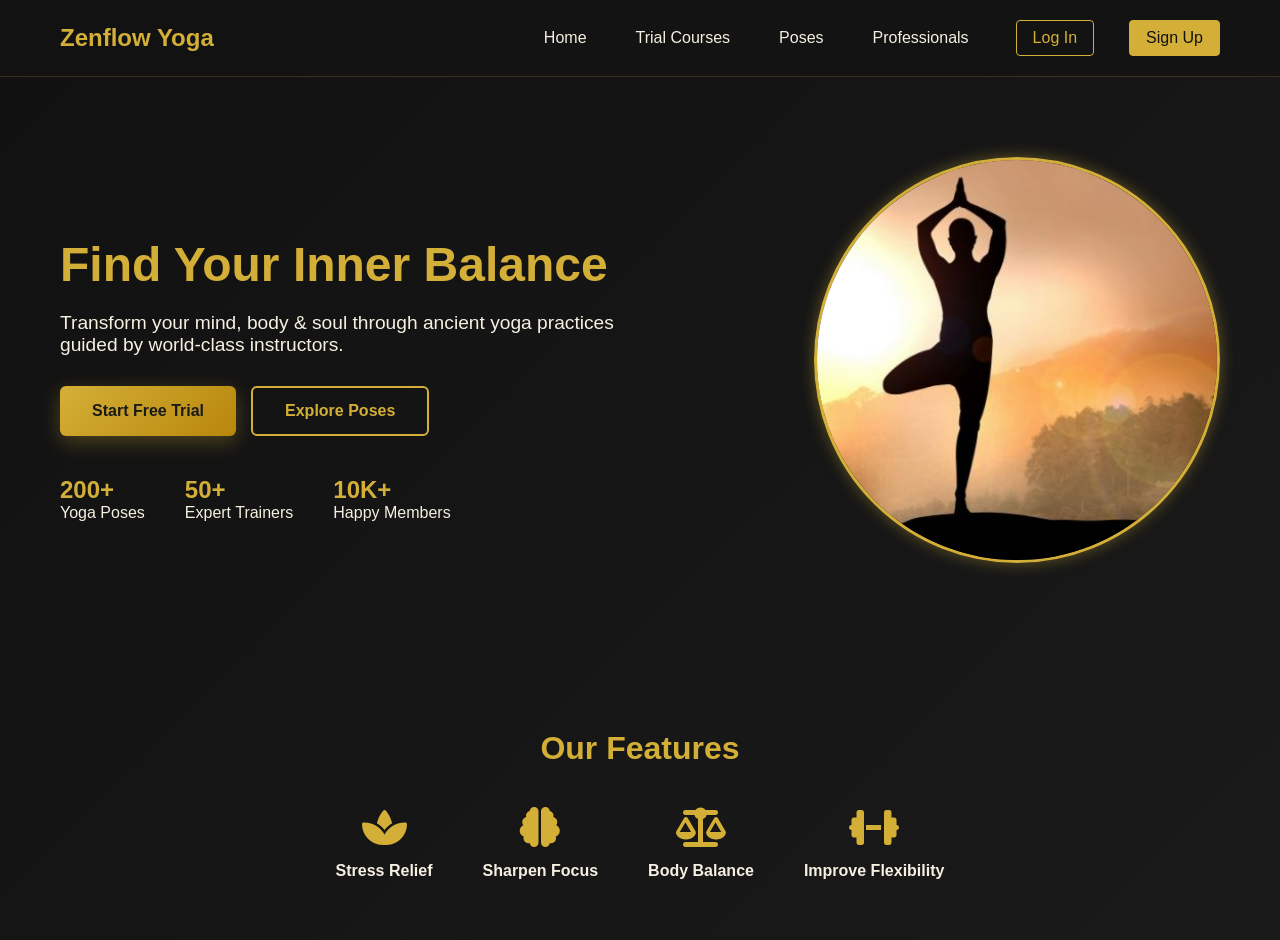
<file: index.html>
<!DOCTYPE html>
<html lang="en">
<head>
  <meta charset="UTF-8">
  <meta name="viewport" content="width=device-width, initial-scale=1.0">
  <title>Zenflow Yoga</title>
  <link rel="stylesheet" href="style.css">
  <!-- Font Awesome CDN -->
  <link rel="stylesheet" href="https://cdnjs.cloudflare.com/ajax/libs/font-awesome/6.5.0/css/all.min.css">
</head>
<body>
  <!-- Header -->
  <header class="navbar">
    <div class="logo">Zenflow Yoga</div>
    <nav class="nav-menu">
      <a href="index.html" class="nav-link">Home</a>
      <a href="trial-courses.html" class="nav-link">Trial Courses</a>
      <a href="poses.html" class="nav-link">Poses</a>
      <a href="trainers.html" class="nav-link">Professionals</a>
      <a href="login.html" class="nav-btn">Log In</a>
      <a href="signup.html" class="nav-btn signup">Sign Up</a>
    </nav>
  </header>

  <!-- Hero Section -->
  <section class="hero">
    <div class="hero-text">
      <h1>Find Your Inner Balance</h1>
      <p>Transform your mind, body & soul through ancient yoga practices guided by world-class instructors.</p>
      <div class="cta-buttons">
        <a href="trial-courses.html" class="cta primary">Start Free Trial</a>
        <a href="poses.html" class="cta secondary">Explore Poses</a>
      </div>
      <div class="stats">
        <div><strong>200+</strong><br>Yoga Poses</div>
        <div><strong>50+</strong><br>Expert Trainers</div>
        <div><strong>10K+</strong><br>Happy Members</div>
      </div>
    </div>
    <div class="hero-graphic">
      <div class="circle">
        <img src="yoga.JPG" alt="Yoga Pose" class="yoga-img">
      </div>
    </div>
  </section>

  <!-- Features Section -->
  <section class="features">
    <h2>Our Features</h2>
    <div class="icons">
      <div class="ico">
        <i class="fas fa-spa"></i>
        <h4>Stress Relief</h4>
      </div>
      <div class="ico">
        <i class="fas fa-brain"></i>
        <h4>Sharpen Focus</h4>
      </div>
      <div class="ico">
        <i class="fas fa-balance-scale"></i>
        <h4>Body Balance</h4>
      </div>
      <div class="ico">
        <i class="fas fa-dumbbell"></i>
        <h4>Improve Flexibility</h4>
      </div>
    </div>
  </section>

</body>
</html>
</file>
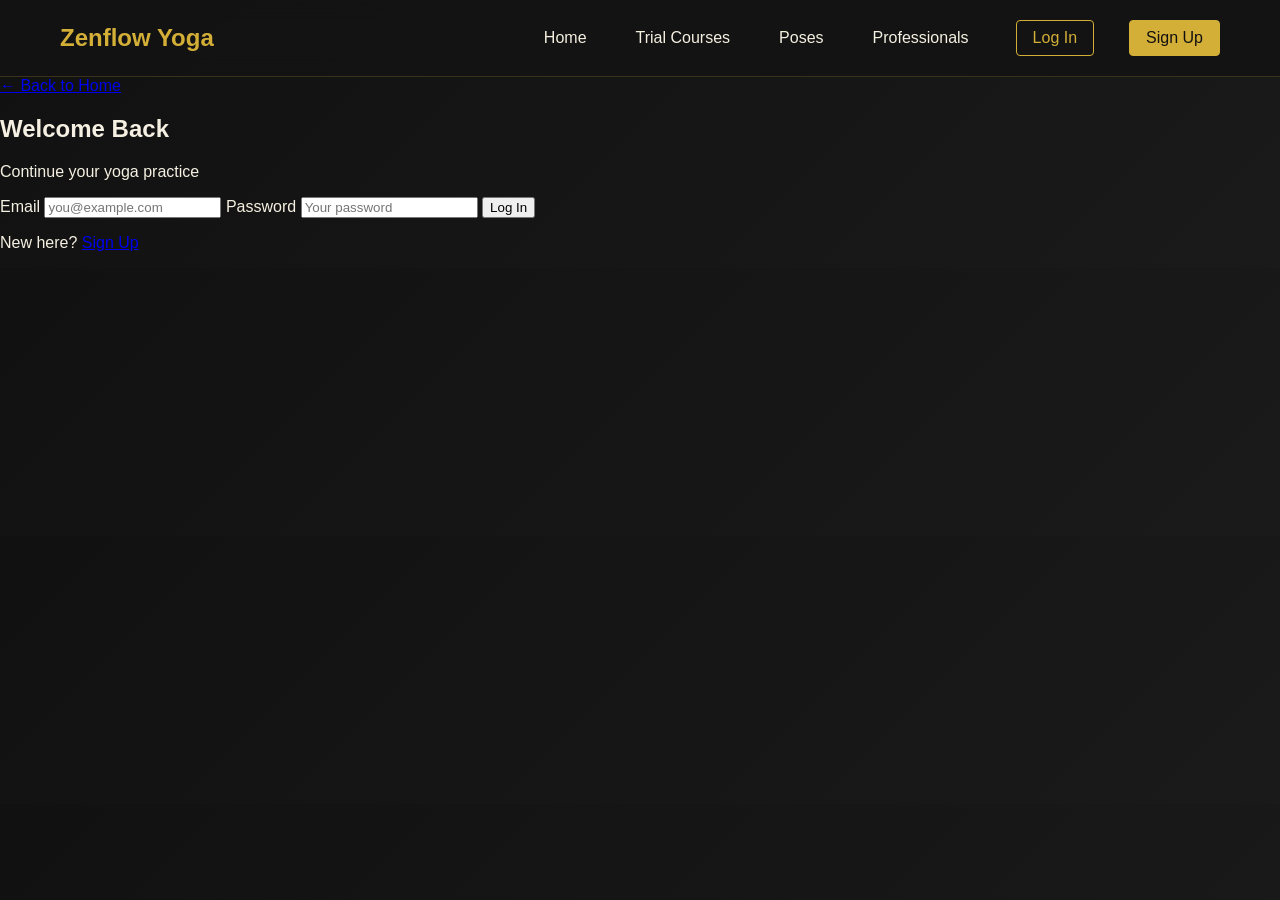
<file: login.html>
<!DOCTYPE html>
<html lang="en">
<head>
  <meta charset="UTF-8">
  <meta name="viewport" content="width=device-width, initial-scale=1.0">
  <title>Log In - Zenflow Yoga</title>
  <link rel="stylesheet" href="style.css">
</head>
<body>
  <header class="navbar">
    <div class="logo">Zenflow Yoga</div>
    <nav class="nav-menu">
      <a href="index.html" class="nav-link">Home</a>
      <a href="trial-courses.html" class="nav-link">Trial Courses</a>
      <a href="poses.html" class="nav-link">Poses</a>
      <a href="trainers.html" class="nav-link">Professionals</a>
      <a href="login.html" class="nav-btn">Log In</a>
      <a href="signup.html" class="nav-btn signup">Sign Up</a>
    </nav>
  </header>

  <div class="login-container">
    <div class="login-box">
      <a href="index.html" class="back-link">← Back to Home</a>
      <h2>Welcome Back</h2>
      <p class="subtext">Continue your yoga practice</p>
      <form class="login-form">
        <label for="email">Email</label>
        <input type="email" id="email" placeholder="you@example.com" required>

        <label for="password">Password</label>
        <input type="password" id="password" placeholder="Your password" required>

        <button type="submit" class="login-btn">Log In</button>
      </form>
      <p class="signup-text">New here? <a href="signup.html">Sign Up</a></p>
    </div>
  </div>
</body>
</html>
</file>
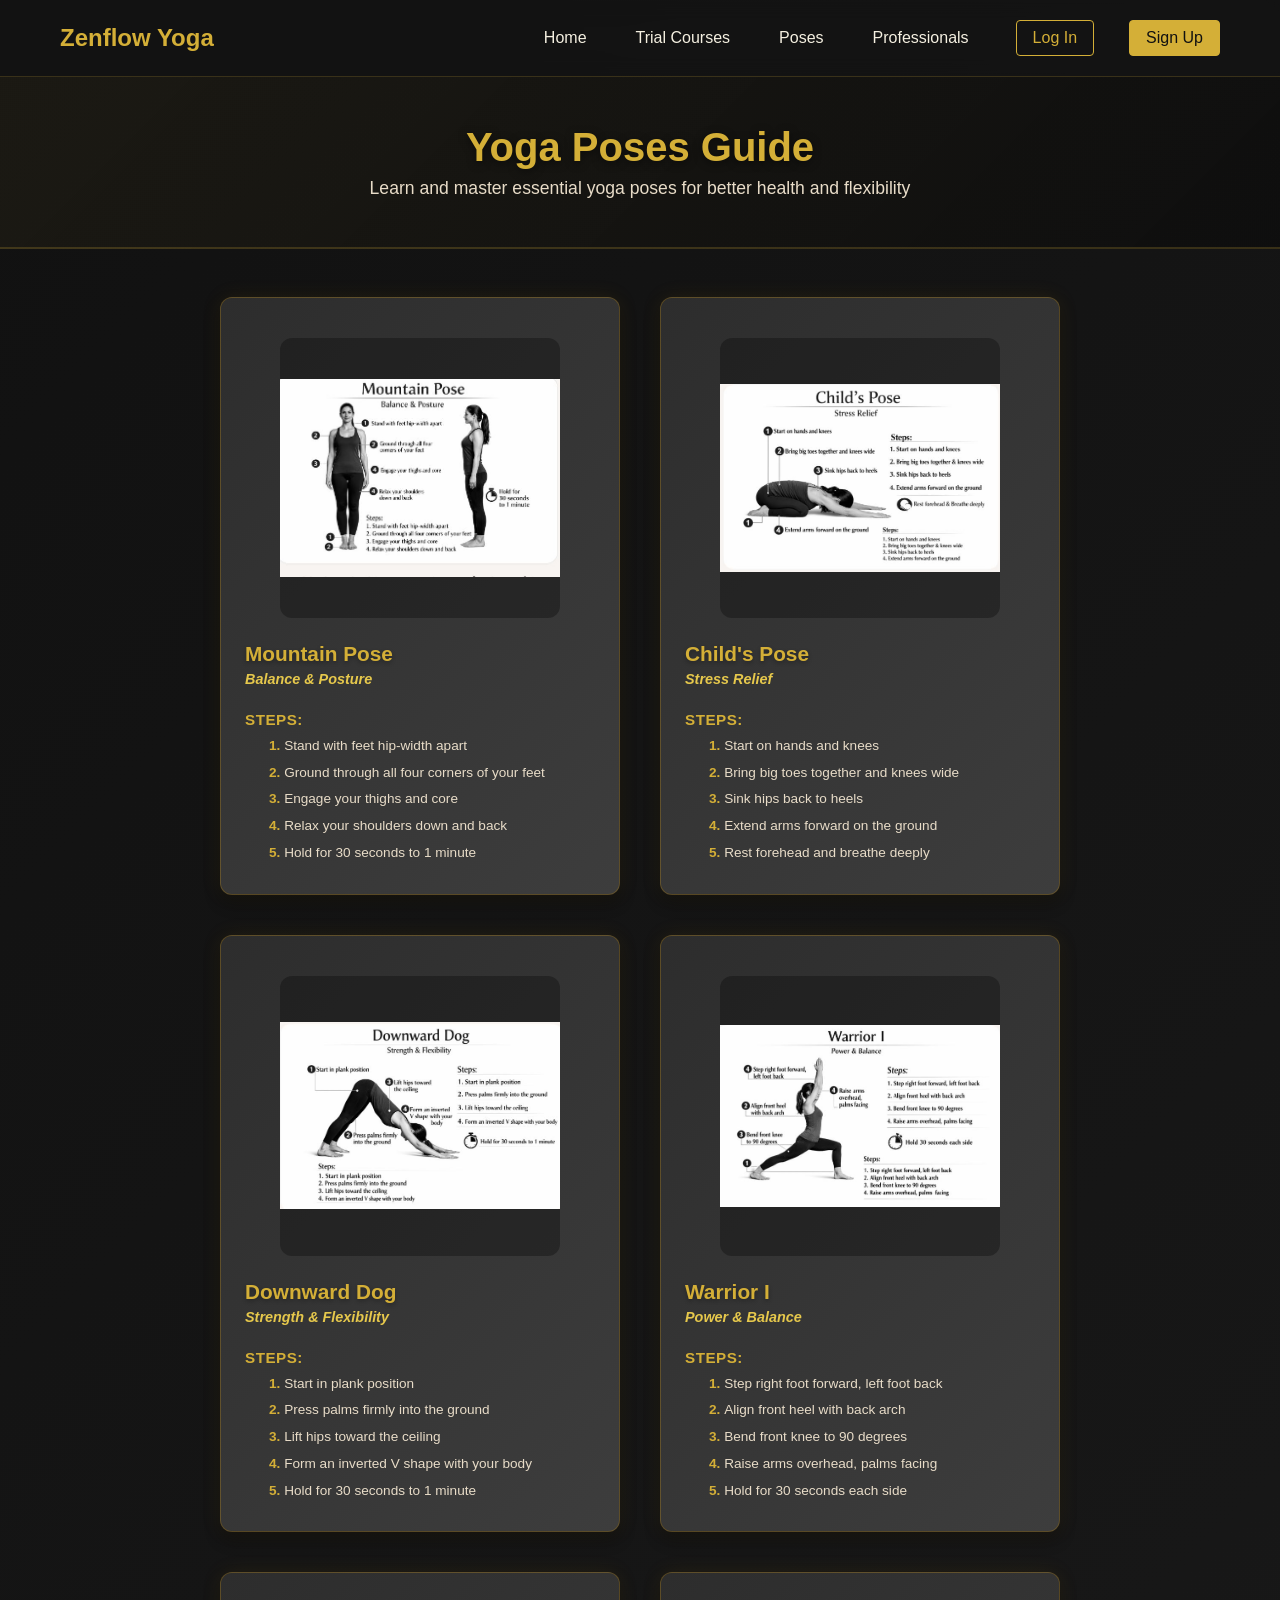
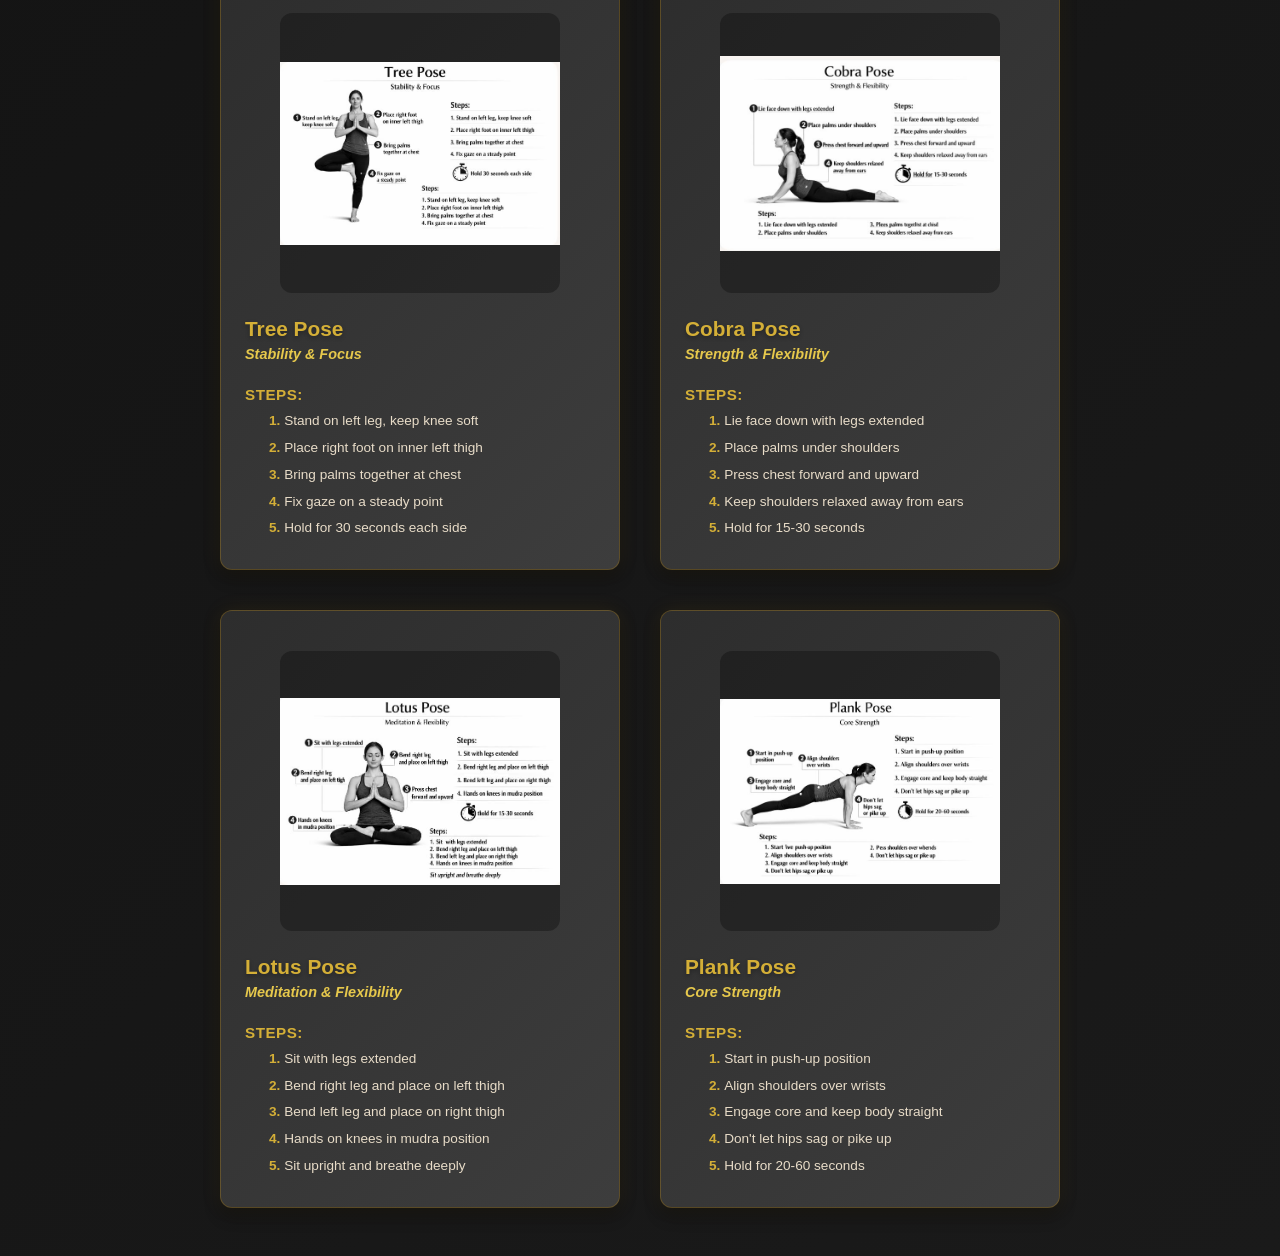
<file: poses.html>
<!DOCTYPE html>
<html lang="en">
<head>
  <meta charset="UTF-8">
  <meta name="viewport" content="width=device-width, initial-scale=1.0">
  <title>Zenflow Yoga - Yoga Poses</title>
  <link href="https://fonts.googleapis.com/css2?family=Poppins:wght@400;600&display=swap" rel="stylesheet">
  <link rel="stylesheet" href="style.css">
</head>
<body>
  <header class="navbar">
    <div class="logo">Zenflow Yoga</div>
    <nav class="nav-menu">
      <a href="index.html" class="nav-link">Home</a>
      <a href="trial-courses.html" class="nav-link">Trial Courses</a>
      <a href="poses.html" class="nav-link">Poses</a>
      <a href="trainers.html" class="nav-link">Professionals</a>
      <a href="login.html" class="nav-btn">Log In</a>
      <a href="signup.html" class="nav-btn signup">Sign Up</a>
    </nav>
  </header>

  <section class="page-header">
    <h1>Yoga Poses Guide</h1>
    <p>Learn and master essential yoga poses for better health and flexibility</p>
  </section>

  <section class="poses">
    <!-- Mountain Pose -->
    <div class="pose-card">
      <div class="pose-image">
        <img src="images/mountain.JPG" alt="Mountain Pose">
      </div>
      <h2>Mountain Pose</h2>
      <p class="pose-benefit">Balance & Posture</p>
      <div class="pose-steps">
        <h3>Steps:</h3>
        <ol>
          <li>Stand with feet hip-width apart</li>
          <li>Ground through all four corners of your feet</li>
          <li>Engage your thighs and core</li>
          <li>Relax your shoulders down and back</li>
          <li>Hold for 30 seconds to 1 minute</li>
        </ol>
      </div>
    </div>

    <!-- Child's Pose -->
    <div class="pose-card">
      <div class="pose-image">
        <img src="images/child's.JPG" alt="Child's Pose">
      </div>
      <h2>Child's Pose</h2>
      <p class="pose-benefit">Stress Relief</p>
      <div class="pose-steps">
        <h3>Steps:</h3>
        <ol>
          <li>Start on hands and knees</li>
          <li>Bring big toes together and knees wide</li>
          <li>Sink hips back to heels</li>
          <li>Extend arms forward on the ground</li>
          <li>Rest forehead and breathe deeply</li>
        </ol>
      </div>
    </div>

    <!-- Downward Dog -->
    <div class="pose-card">
      <div class="pose-image">
        <img src="images/downwarddog.JPG" alt="Downward Dog">
      </div>
      <h2>Downward Dog</h2>
      <p class="pose-benefit">Strength & Flexibility</p>
      <div class="pose-steps">
        <h3>Steps:</h3>
        <ol>
          <li>Start in plank position</li>
          <li>Press palms firmly into the ground</li>
          <li>Lift hips toward the ceiling</li>
          <li>Form an inverted V shape with your body</li>
          <li>Hold for 30 seconds to 1 minute</li>
        </ol>
      </div>
    </div>

    <!-- Warrior I -->
    <div class="pose-card">
      <div class="pose-image">
        <img src="images/warrrior.JPG" alt="Warrior I Pose">
      </div>
      <h2>Warrior I</h2>
      <p class="pose-benefit">Power & Balance</p>
      <div class="pose-steps">
        <h3>Steps:</h3>
        <ol>
          <li>Step right foot forward, left foot back</li>
          <li>Align front heel with back arch</li>
          <li>Bend front knee to 90 degrees</li>
          <li>Raise arms overhead, palms facing</li>
          <li>Hold for 30 seconds each side</li>
        </ol>
      </div>
    </div>

    <!-- Tree Pose -->
    <div class="pose-card">
      <div class="pose-image">
        <img src="images/tree.JPG" alt="Tree Pose">
      </div>
      <h2>Tree Pose</h2>
      <p class="pose-benefit">Stability & Focus</p>
      <div class="pose-steps">
        <h3>Steps:</h3>
        <ol>
          <li>Stand on left leg, keep knee soft</li>
          <li>Place right foot on inner left thigh</li>
          <li>Bring palms together at chest</li>
          <li>Fix gaze on a steady point</li>
          <li>Hold for 30 seconds each side</li>
        </ol>
      </div>
    </div>

    <!-- Cobra Pose -->
    <div class="pose-card">
      <div class="pose-image">
        <img src="images/cobra.JPG" alt="Cobra Pose">
      </div>
      <h2>Cobra Pose</h2>
      <p class="pose-benefit">Strength & Flexibility</p>
      <div class="pose-steps">
        <h3>Steps:</h3>
        <ol>
          <li>Lie face down with legs extended</li>
          <li>Place palms under shoulders</li>
          <li>Press chest forward and upward</li>
          <li>Keep shoulders relaxed away from ears</li>
          <li>Hold for 15-30 seconds</li>
        </ol>
      </div>
    </div>

    <!-- Lotus Pose -->
    <div class="pose-card">
      <div class="pose-image">
        <img src="images/lotus.JPG" alt="Lotus Pose">
      </div>
      <h2>Lotus Pose</h2>
      <p class="pose-benefit">Meditation & Flexibility</p>
      <div class="pose-steps">
        <h3>Steps:</h3>
        <ol>
          <li>Sit with legs extended</li>
          <li>Bend right leg and place on left thigh</li>
          <li>Bend left leg and place on right thigh</li>
          <li>Hands on knees in mudra position</li>
          <li>Sit upright and breathe deeply</li>
        </ol>
      </div>
    </div>

    <!-- Plank Pose -->
    <div class="pose-card">
      <div class="pose-image">
        <img src="images/plank.JPG" alt="Plank Pose">
      </div>
      <h2>Plank Pose</h2>
      <p class="pose-benefit">Core Strength</p>
      <div class="pose-steps">
        <h3>Steps:</h3>
        <ol>
          <li>Start in push-up position</li>
          <li>Align shoulders over wrists</li>
          <li>Engage core and keep body straight</li>
          <li>Don't let hips sag or pike up</li>
          <li>Hold for 20-60 seconds</li>
        </ol>
      </div>
    </div>

  </section>
</body>
</html>
</file>
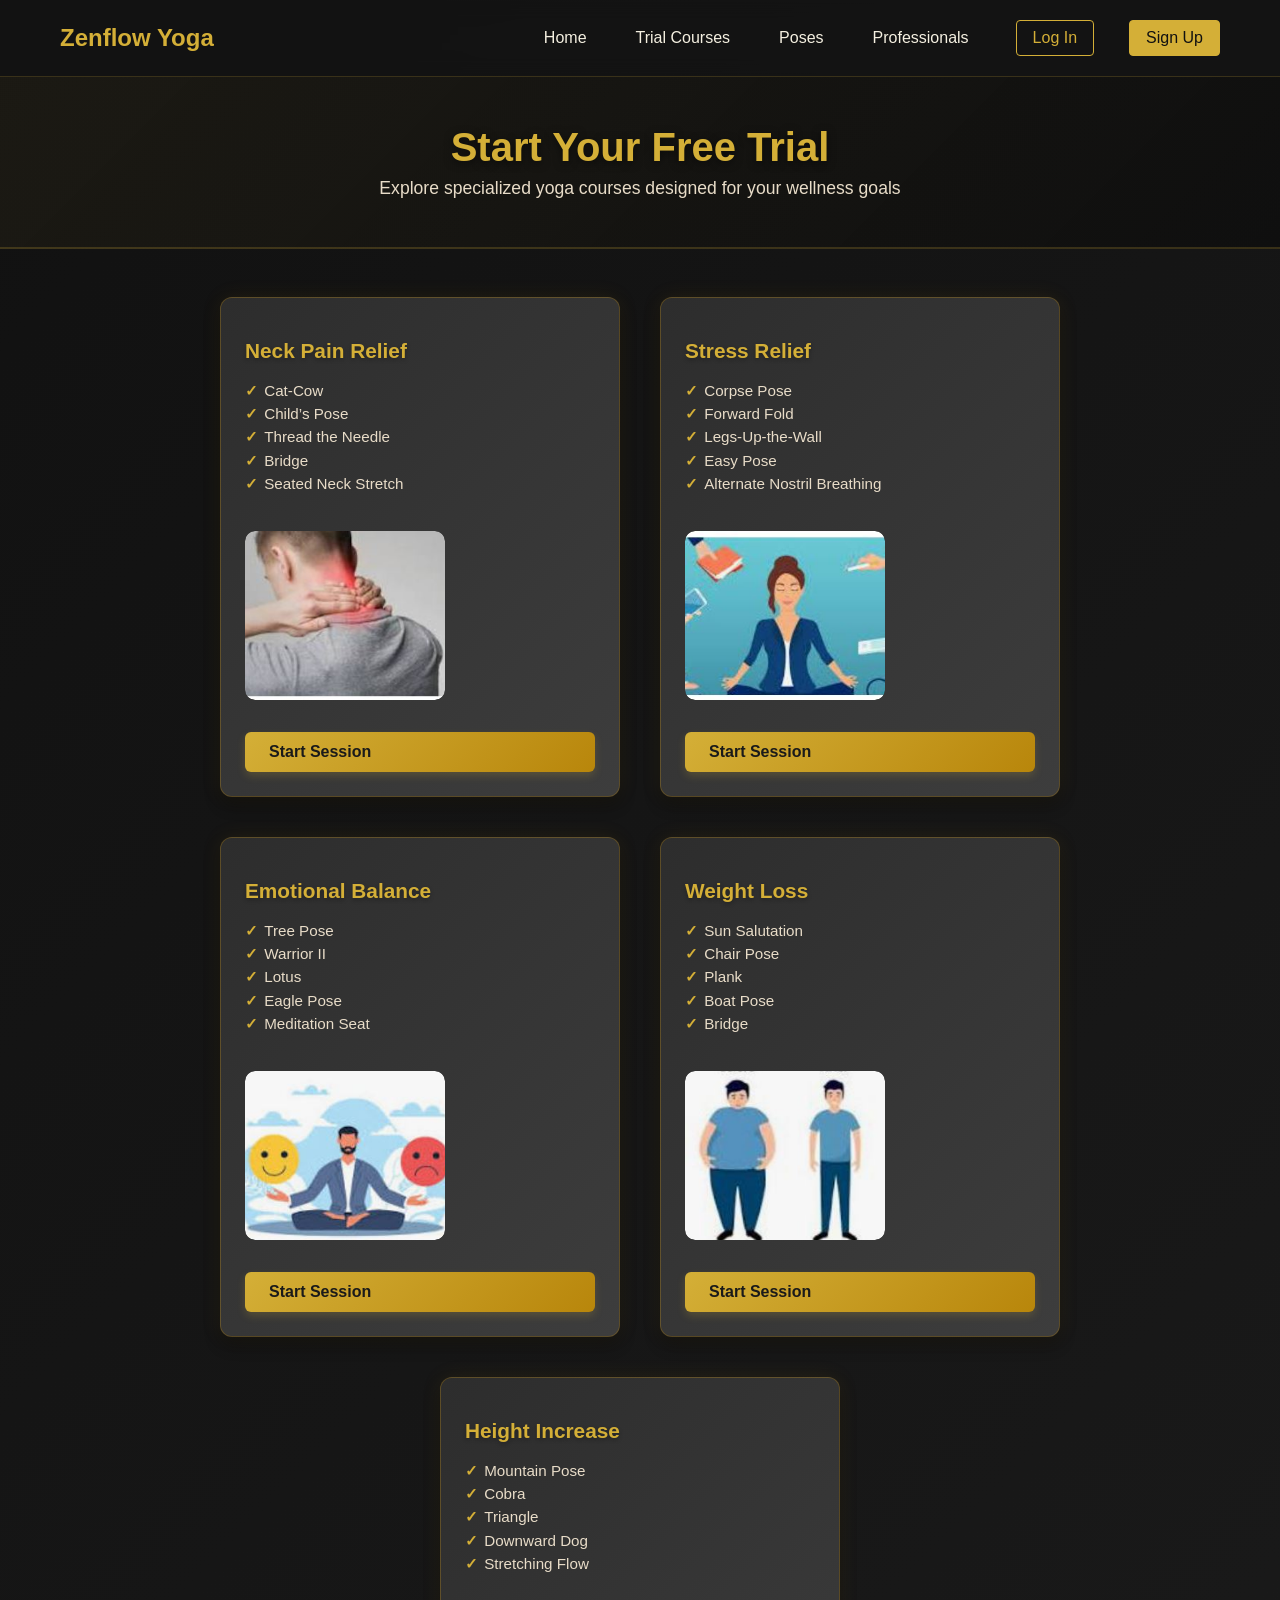
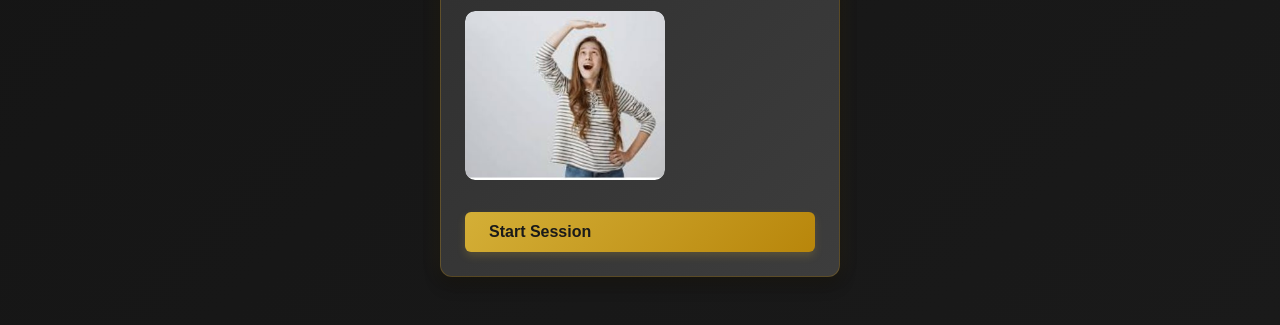
<file: trial-courses.html>
<!DOCTYPE html>
<html lang="en">
<head>
  <meta charset="UTF-8">
  <meta name="viewport" content="width=device-width, initial-scale=1.0">
  <title>Zenflow Yoga - Trial Courses</title>
  <link href="https://fonts.googleapis.com/css2?family=Poppins:wght@400;600&display=swap" rel="stylesheet">
  <link rel="stylesheet" href="style.css">
</head>
<body>
  <header class="navbar">
    <div class="logo">Zenflow Yoga</div>
    <nav class="nav-menu">
      <a href="index.html" class="nav-link">Home</a>
      <a href="trial-courses.html" class="nav-link">Trial Courses</a>
      <a href="poses.html" class="nav-link">Poses</a>
      <a href="trainers.html" class="nav-link">Professionals</a>
      <a href="login.html" class="nav-btn">Log In</a>
      <a href="signup.html" class="nav-btn signup">Sign Up</a>
    </nav>
  </header>

  <section class="page-header">
    <h1>Start Your Free Trial</h1>
    <p>Explore specialized yoga courses designed for your wellness goals</p>
  </section>

  <section class="courses">
    <div class="course-card">
      <h2>Neck Pain Relief</h2>
      <ul>
        <li>Cat-Cow</li>
        <li>Child’s Pose</li>
        <li>Thread the Needle</li>
        <li>Bridge</li>
        <li>Seated Neck Stretch</li>
      </ul>
      <div class="course-image">
          <img src="images/neckpain.JPG" alt="Neck Pain Yoga Poses">
        </div>
      <a href="#" class="btn">Start Session</a>
    </div>

    <div class="course-card">
      <h2>Stress Relief</h2>
      <ul>
        <li>Corpse Pose</li>
        <li>Forward Fold</li>
        <li>Legs-Up-the-Wall</li>
        <li>Easy Pose</li>
        <li>Alternate Nostril Breathing</li>
      </ul>
      <div class="course-image">
          <img src="images/stress.JPG" alt="Stress Relief Yoga Poses">
        </div>
      <a href="#" class="btn">Start Session</a>
    </div>

    <div class="course-card">
      <h2>Emotional Balance</h2>
      <ul>
        <li>Tree Pose</li>
        <li>Warrior II</li>
        <li>Lotus</li>
        <li>Eagle Pose</li>
        <li>Meditation Seat</li>
      </ul>
      <div class="course-image">
          <img src="images/emotional bala.JPG" alt="Emotional Balance Yoga Poses">
        </div>
      <a href="#" class="btn">Start Session</a>
    </div>

    <div class="course-card">
      <h2>Weight Loss</h2>
      <ul>
        <li>Sun Salutation</li>
        <li>Chair Pose</li>
        <li>Plank</li>
        <li>Boat Pose</li>
        <li>Bridge</li>
      </ul>
      <div class="course-image">
          <img src="images/weight.JPG" alt="Weight Loss Yoga Poses">
        </div>
      <a href="#" class="btn">Start Session</a>
    </div>

    <div class="course-card">
      <h2>Height Increase</h2>
      <ul>
        <li>Mountain Pose</li>
        <li>Cobra</li>
        <li>Triangle</li>
        <li>Downward Dog</li>
        <li>Stretching Flow</li>
      </ul>
      <div class="course-image">
          <img src="images/height.JPG" alt="Neck Pain Yoga Poses">
        </div>
      <a href="#" class="btn">Start Session</a>
    </div>
  </section>
</body>
</html>
</file>
<file: style.css>
/* General */
body {
  margin: 0;
  font-family: 'Segoe UI', sans-serif;
  background: linear-gradient(135deg, #111, #1a1a1a);
  color: #f5f0e1;
}

/* Header */
.navbar {
  display: flex;
  justify-content: space-between;
  align-items: center;
  padding: 20px 60px;
  background: rgba(20, 20, 20, 0.95);
  backdrop-filter: blur(10px);
  border-bottom: 1px solid rgba(212, 175, 55, 0.2);
  position: sticky;
  top: 0;
  z-index: 1000;
}

.logo {
  font-size: 1.5rem;
  font-weight: bold;
  color: #d4af37;
}

.nav-menu {
  display: flex;
  align-items: center;
  gap: 25px;
}

.nav-link {
  color: #f5f0e1;
  text-decoration: none;
  font-weight: 500;
  transition: all 0.3s ease;
  padding: 8px 12px;
  border-radius: 4px;
}

.nav-link:hover {
  color: #d4af37;
  background: rgba(212, 175, 55, 0.1);
}

.nav-btn {
  background: none;
  border: 1px solid #d4af37;
  color: #d4af37;
  padding: 8px 16px;
  margin-left: 10px;
  cursor: pointer;
  border-radius: 4px;
  transition: 0.3s;
  text-decoration: none;
  display: inline-block;
  font-weight: 500;
}

.nav-btn.signup {
  background: #d4af37;
  color: #111;
}

.nav-btn:hover {
  background: #d4af37;
  color: #111;
}

/* Hero Section */
.hero {
  display: flex;
  justify-content: space-between;
  align-items: center;
  padding: 80px 60px;
}

.hero-text {
  max-width: 50%;
}

.hero-text h1 {
  font-size: 3rem;
  margin-bottom: 20px;
  color: #d4af37;
  animation: fadeInUp 1s ease;
}

.hero-text p {
  font-size: 1.2rem;
  margin-bottom: 30px;
}

.cta-buttons {
  margin-bottom: 40px;
  display: flex;
  gap: 15px;
}

.cta {
  padding: 14px 32px;
  border-radius: 6px;
  border: none;
  cursor: pointer;
  font-weight: 700;
  transition: all 0.3s ease;
  text-decoration: none;
  display: inline-flex;
  align-items: center;
  justify-content: center;
  font-size: 1rem;
}

.cta.primary {
  background: linear-gradient(135deg, #d4af37 0%, #b8860b 100%);
  color: #1a1a1a;
  box-shadow: 0 6px 20px rgba(212, 175, 55, 0.3);
}

.cta.primary:hover {
  transform: translateY(-3px);
  box-shadow: 0 10px 30px rgba(212, 175, 55, 0.5);
  background: linear-gradient(135deg, #e6c84c 0%, #d4af37 100%);
}

.cta.secondary {
  background: transparent;
  border: 2px solid #d4af37;
  color: #d4af37;
}

.cta.secondary:hover {
  background: rgba(212, 175, 55, 0.1);
  border-color: #e6c84c;
  color: #e6c84c;
}

.stats {
  display: flex;
  gap: 40px;
  font-size: 1rem;
  margin-top: 20px;
}

.stats strong {
  font-size: 1.5rem;
  color: #d4af37;
}

/* Hero Graphic */
.circle {
  width: 400px;
  height: 400px;
  border-radius: 50%;
  border: 3px solid #d4af37;
  overflow: hidden;
  box-shadow: 0 0 15px rgba(212, 175, 55, 0.4);
}

.yoga-img {
  width: 100%;
  height: 100%;
  object-fit: cover;
}

/* Features */
.features {
  text-align: center;
  padding: 60px;
}

.features h2 {
  font-size: 2rem;
  color: #d4af37;
  margin-bottom: 40px;
}

.icons {
  display: flex;
  justify-content: center;
  gap: 50px;
  flex-wrap: wrap;
}

.ico {
  text-align: center;
  max-width: 150px;
}

.ico i {
  font-size: 2.5rem;
  color: #d4af37;
  margin-bottom: 15px;
  transition: 0.3s;
}

.ico i:hover {
  transform: scale(1.2);
  color: #e6c84c;
}

.ico h4 {
  margin: 0;
  font-size: 1rem;
}

/* Animations */
@keyframes fadeInUp {
  from { opacity: 0; transform: translateY(20px); }
  to { opacity: 1; transform: translateY(0); }
}

/* Responsive */
@media (max-width: 768px) {
  .hero {
    flex-direction: column;
    text-align: center;
  }
  .hero-text {
    max-width: 100%;
  }
  .stats {
    justify-content: center;
  }
  .icons {
    gap: 30px;
  }
}

 /* Page Header */
.page-header {
  text-align: center;
  padding: 3rem 2rem;
  background: linear-gradient(135deg, rgba(212, 175, 55, 0.05), rgba(0, 0, 0, 0.3));
  border-bottom: 2px solid rgba(212, 175, 55, 0.2);
}

.page-header h1 {
  text-align: center;
  padding: 0;
  color: #d4af37;
  margin: 0 0 0.5rem 0;
  font-size: 2.5rem;
  text-shadow: 0 2px 8px rgba(0, 0, 0, 0.5);
}

.page-header p {
  text-align: center;
  font-size: 1.1rem;
  color: #e8dcc8;
  margin: 0;
  font-weight: 500;
}

 /* trial courses */
header p {
  text-align: center;
  font-size: 1.2rem;
  color: #f5f0e1;
  margin-top: -10px;
  margin-bottom: 20px;
}
header h1 {
  text-align: center;
  padding: 2rem;
  color: #b8860b; /* gold */
  margin: 0;
}

.courses {
  display: flex;
  flex-wrap: wrap;
  gap: 2.5rem;
  padding: 3rem 2rem;
  max-width: 1200px;
  margin: 0 auto;
  justify-content: center;
}

.course-card {
  background: linear-gradient(135deg, #2d2d2d 0%, #3d3d3d 100%);
  border-radius: 12px;
  border: 1px solid rgba(184, 134, 11, 0.3);
  box-shadow: 0 8px 16px rgba(0, 0, 0, 0.3), 0 0 20px rgba(184, 134, 11, 0.1);
  padding: 1.5rem;
  transition: all 0.3s ease;
  cursor: pointer;
  display: flex;
  flex-direction: column;
  width: 350px;
  height: 450px;
  flex-shrink: 0;
}

.course-card:hover {
  transform: translateY(-8px);
  box-shadow: 0 12px 24px rgba(0, 0, 0, 0.4), 0 0 30px rgba(184, 134, 11, 0.2);
  border-color: rgba(184, 134, 11, 0.6);
}

.course-card h2 {
  color: #d4af37;
  margin-bottom: 0.75rem;
  font-size: 1.3rem;
  text-shadow: 0 2px 4px rgba(0, 0, 0, 0.3);
}

.course-card ul {
  list-style: none;
  padding: 0;
  margin: 0 0 1rem 0;
}

.course-card ul li {
  margin: 0.4rem 0;
  padding-left: 1.2rem;
  position: relative;
  font-size: 0.95rem;
  color: #e8dcc8;
}

.course-card ul li::before {
  content: "✓";
  position: absolute;
  left: 0;
  color: #d4af37;
  font-weight: bold;
}

.course-image {
  height: 200px;
  width: 200px;
  margin: 1rem 0;
  flex: 1;
  text-align: center;
  border-radius: 10px;
  overflow: hidden;
}

.course-image img {
  width: 100%;
  height: 100%;
  object-fit: cover;
  border-radius: 10px;
  box-shadow: 0 6px 14px rgba(0, 0, 0, 0.4);
  transition: transform 0.3s ease;
}

.course-card:hover .course-image img {
  transform: scale(1.08);
}

.btn {
  display: inline-block;
  padding: 0.7rem 1.5rem;
  background: linear-gradient(135deg, #d4af37 0%, #b8860b 100%);
  color: #1a1a1a;
  border-radius: 6px;
  border: none;
  text-decoration: none;
  font-weight: 700;
  transition: all 0.3s ease;
  cursor: pointer;
  margin-top: 1rem;
  box-shadow: 0 4px 8px rgba(212, 175, 55, 0.2);
}

.btn:hover {
  transform: scale(1.05);
  box-shadow: 0 6px 12px rgba(212, 175, 55, 0.4);
  background: linear-gradient(135deg, #e6c84c 0%, #d4af37 100%);
}

.btn:active {
  transform: scale(0.98);
}

/* Responsive */
@media (max-width: 768px) {
  .course-content {
    flex-direction: column;
    text-align: center;
  }
  .course-image {
    text-align: center;
  }
}

/* Yoga Poses Page */
.poses {
  display: flex;
  flex-wrap: wrap;
  gap: 2.5rem;
  padding: 3rem 2rem;
  max-width: 1200px;
  margin: 0 auto;
  justify-content: center;
}

.pose-card {
  background: linear-gradient(135deg, #2d2d2d 0%, #3d3d3d 100%);
  border-radius: 12px;
  border: 1px solid rgba(184, 134, 11, 0.3);
  box-shadow: 0 8px 16px rgba(0, 0, 0, 0.3), 0 0 20px rgba(184, 134, 11, 0.1);
  padding: 1.5rem;
  transition: all 0.3s ease;
  cursor: pointer;
  display: flex;
  flex-direction: column;
  width: 350px;
  height: auto;
  flex-shrink: 0;
}

.pose-card:hover {
  transform: translateY(-8px);
  box-shadow: 0 12px 24px rgba(0, 0, 0, 0.4), 0 0 30px rgba(184, 134, 11, 0.2);
  border-color: rgba(184, 134, 11, 0.6);
}

.pose-image {
  height: 280px;
  width: 280px;
  margin: 1rem auto 1rem auto;
  border-radius: 12px;
  overflow: hidden;
  background-color: rgba(0, 0, 0, 0.3);
  display: flex;
  align-items: center;
  justify-content: center;
}

.pose-image img {
  width: 100%;
  height: 100%;
  object-fit: contain;
  border-radius: 12px;
  transition: transform 0.3s ease;
  padding: 5px;
}

.pose-card:hover .pose-image img {
  transform: scale(1.08);
}

.pose-card h2 {
  color: #d4af37;
  margin: 0.5rem 0 0.3rem 0;
  font-size: 1.3rem;
  text-shadow: 0 2px 4px rgba(0, 0, 0, 0.3);
}

.pose-benefit {
  color: #e6c84c;
  font-size: 0.9rem;
  font-weight: 600;
  margin: 0 0 1rem 0;
  font-style: italic;
}

.pose-steps {
  flex-grow: 1;
  overflow-y: auto;
}

.pose-steps h3 {
  color: #d4af37;
  font-size: 0.95rem;
  margin: 0.5rem 0;
  text-transform: uppercase;
  letter-spacing: 0.5px;
}

.pose-steps ol {
  margin: 0;
  padding-left: 1.5rem;
  list-style-position: inside;
}

.pose-steps li {
  color: #e8dcc8;
  font-size: 0.85rem;
  line-height: 1.5;
  margin: 0.4rem 0;
}

.pose-steps li::marker {
  color: #d4af37;
  font-weight: bold;
}

/* Responsive */
@media (max-width: 768px) {
  .navbar {
    padding: 15px 30px;
    flex-direction: column;
    gap: 15px;
  }

  .nav-menu {
    flex-direction: column;
    gap: 10px;
    width: 100%;
  }

  .nav-link {
    width: 100%;
    text-align: center;
  }

  .nav-btn {
    width: 100%;
    text-align: center;
  }

  .cta-buttons {
    flex-direction: column;
    width: 100%;
  }

  .cta {
    width: 100%;
  }

  .page-header {
    padding: 2rem 1rem;
  }

  .page-header h1 {
    font-size: 1.8rem;
  }

  .page-header p {
    font-size: 0.95rem;
  }

  .poses {
    gap: 1.5rem;
    padding: 2rem 1rem;
  }

  .pose-card {
    width: 100%;
    max-width: 100%;
    height: auto;
  }

  .pose-image {
    height: 180px;
    width: 180px;
  }
}

/* Yoga Professionals Page */
.trainers {
  display: grid;
  grid-template-columns: repeat(auto-fit, minmax(320px, 1fr));
  gap: 2rem;
  padding: 3rem 2rem;
  max-width: 1200px;
  margin: 0 auto;
  justify-content: center;
}

.trainer-card {
  background: linear-gradient(135deg, #2d2d2d 0%, #3d3d3d 100%);
  border-radius: 12px;
  border: 1px solid rgba(184, 134, 11, 0.3);
  box-shadow: 0 8px 16px rgba(0, 0, 0, 0.3), 0 0 20px rgba(184, 134, 11, 0.1);
  overflow: hidden;
  transition: all 0.3s ease;
  cursor: pointer;
  display: flex;
  flex-direction: column;
  height: 100%;
}

.trainer-card:hover {
  transform: translateY(-10px);
  box-shadow: 0 14px 28px rgba(0, 0, 0, 0.4), 0 0 40px rgba(184, 134, 11, 0.25);
  border-color: rgba(184, 134, 11, 0.6);
}

.trainer-image {
  position: relative;
  height: 240px;
  width: 100%;
  overflow: hidden;
  background: linear-gradient(135deg, rgba(212, 175, 55, 0.15), rgba(0, 0, 0, 0.4));
  display: flex;
  align-items: center;
  justify-content: center;
  padding: 20px;
}

.trainer-image img {
  width: 200px;
  height: 200px;
  border-radius: 50%;
  object-fit: cover;
  transition: transform 0.3s ease;
  border: 4px solid #d4af37;
  box-shadow: 0 0 20px rgba(212, 175, 55, 0.4), inset 0 0 10px rgba(0, 0, 0, 0.5);
}

.trainer-card:hover .trainer-image img {
  transform: scale(1.08);
}

.trainer-badge {
  position: absolute;
  top: 15px;
  right: 15px;
  background: linear-gradient(135deg, #d4af37 0%, #b8860b 100%);
  color: #1a1a1a;
  padding: 8px 16px;
  border-radius: 20px;
  font-weight: 700;
  font-size: 0.75rem;
  text-transform: uppercase;
  letter-spacing: 0.5px;
  box-shadow: 0 4px 12px rgba(212, 175, 55, 0.4);
  z-index: 10;
}

.trainer-content {
  padding: 1.5rem;
  display: flex;
  flex-direction: column;
  flex-grow: 1rem 0;
  font-size: 1.25rem;
  text-shadow: 0 2px 4px rgba(0, 0, 0, 0.3);
  text-align: left;
}
.trainer-content h2 {
  color: #d4af37;
  margin: 0 0 0.25rem 0;
  font-size: 1.85rem;
  font-weight: 600;
  margin: 0 0 0.8rem 0;
  font-style: italic;
  text-align: center;
}
.specialization {
  color: #e6c84c;
  font-size: 0.950.85rem;
  padding-bottom: 0.85;
  margin : 0 0 1rem 0;
  font-style: italic;
}

.trainer-section {
  margin-bottom: 1rem;
  padding-bottom: 1rem;
  border-bottom: 1px solid rgba(212, 175, 55, 0.1);
}

.trainer-section:last-of-type {
  border-bottom: none;
}

.trainer-section h3 {
  color: #d4af37;
  margin: 0 0 0.5rem 0;
  text-transform: uppercase;
  letter-spacing: 0.4px;
  display: flex;
  align-items: center;
  gap: 6ypx;
  align-items: center;
  gap: 8px;
}

.trainer-section h3 i {
  font-size: 1rem;
}

.trainer-section p {
  margin: 0.25rem 0;
  line-height: 1.3em;
  margin: 0.3rem 0;
  line-height: 1.4;
}

.trainer-section ul {
  list-style: none;
  padding: 0;
  margin: 0;
}

.trainer-section ul li {
  margin: 0.3rem 0;
  padding-left: 1.1rem;
  position: relative;
  line-height: 1.32rem;
  position: relative;
  line-height: 1.4;
}

.trainer-section ul li::before {
  content: "✓";
  position: absolute;
  left: 0;
  color: #d4af37;
  font-weight: bold;
}

.trainer-pricing {
  margin-top: auto;
  padding-top: 1rem;
  border-top: 1px solid rgba(212, 175, 55, 0.2);
  margin-bottom: 1rem;
  display: flex;
  align-items: baseline;
  gap: 5px;
}

.price {
  color: #d4af37;
  font-size: 1.8rem;
  font-weight: 700;
}

.period {
  color: #c9a961;
  font-size: 0.9rem;
  font-weight: 500;
}

.buy-btn {
  background: linear-gradient(135deg, #d4af37 0%, #b8860b 100%);
  color: #1a1a1a;
  border: none;
  padding: 14px 24px;
  border-radius: 6px;
  font-weight: 700;
  font-size: 0.9rem;
  cursor: pointer;
  transition: all 0.3s ease;
  box-shadow: 0 6px 16px rgba(212, 175, 55, 0.3);
  text-transform: uppercase;
  letter-spacing: 0.5px;
  width: 100%;
  min-height: 48px;
  display: flex;
  align-items: center;
  justify-content: center;
}

.buy-btn:hover {
  transform: translateY(-2px);
  box-shadow: 0 10px 24px rgba(212, 175, 55, 0.5);
  background: linear-gradient(135deg, #e6c84c 0%, #d4af37 100%);
}

.buy-btn:active {
  transform: translateY(0);
}

/* Responsive */
@media (max-width: 1200px) {
  .trainers {
    grid-template-columns: repeat(auto-fit, minmax(300px, 1fr));
  }
}

@media (max-width: 768px) {
  .trainers {
    grid-template-columns: 1fr;
    gap: 1.5rem;
    padding: 2rem 1rem;
  }

  .trainer-card {
    width: 100%;
    height: auto;
  }

  .trainer-image {
    height: 200px;
    padding: 15px;
  }

  .trainer-image img {
    width: 170px;
    height: 170px;
  }

  .trainer-content {
    padding: 1.25rem;
  }

  .trainer-content h2 {
    font-size: 1.2rem;
  }

  .specialization {
    font-size: 0.9rem;
  }

  .trainer-section h3 {
    font-size: 0.85rem;
  }

  .trainer-section p,
  .trainer-section ul li {
    font-size: 0.8rem;
  }

  .price {
    font-size: 1.5rem;
  }

  .buy-btn {
    padding: 12px 20px;
    font-size: 0.9rem;
    min-height: 44px;
  }
}
</file>
